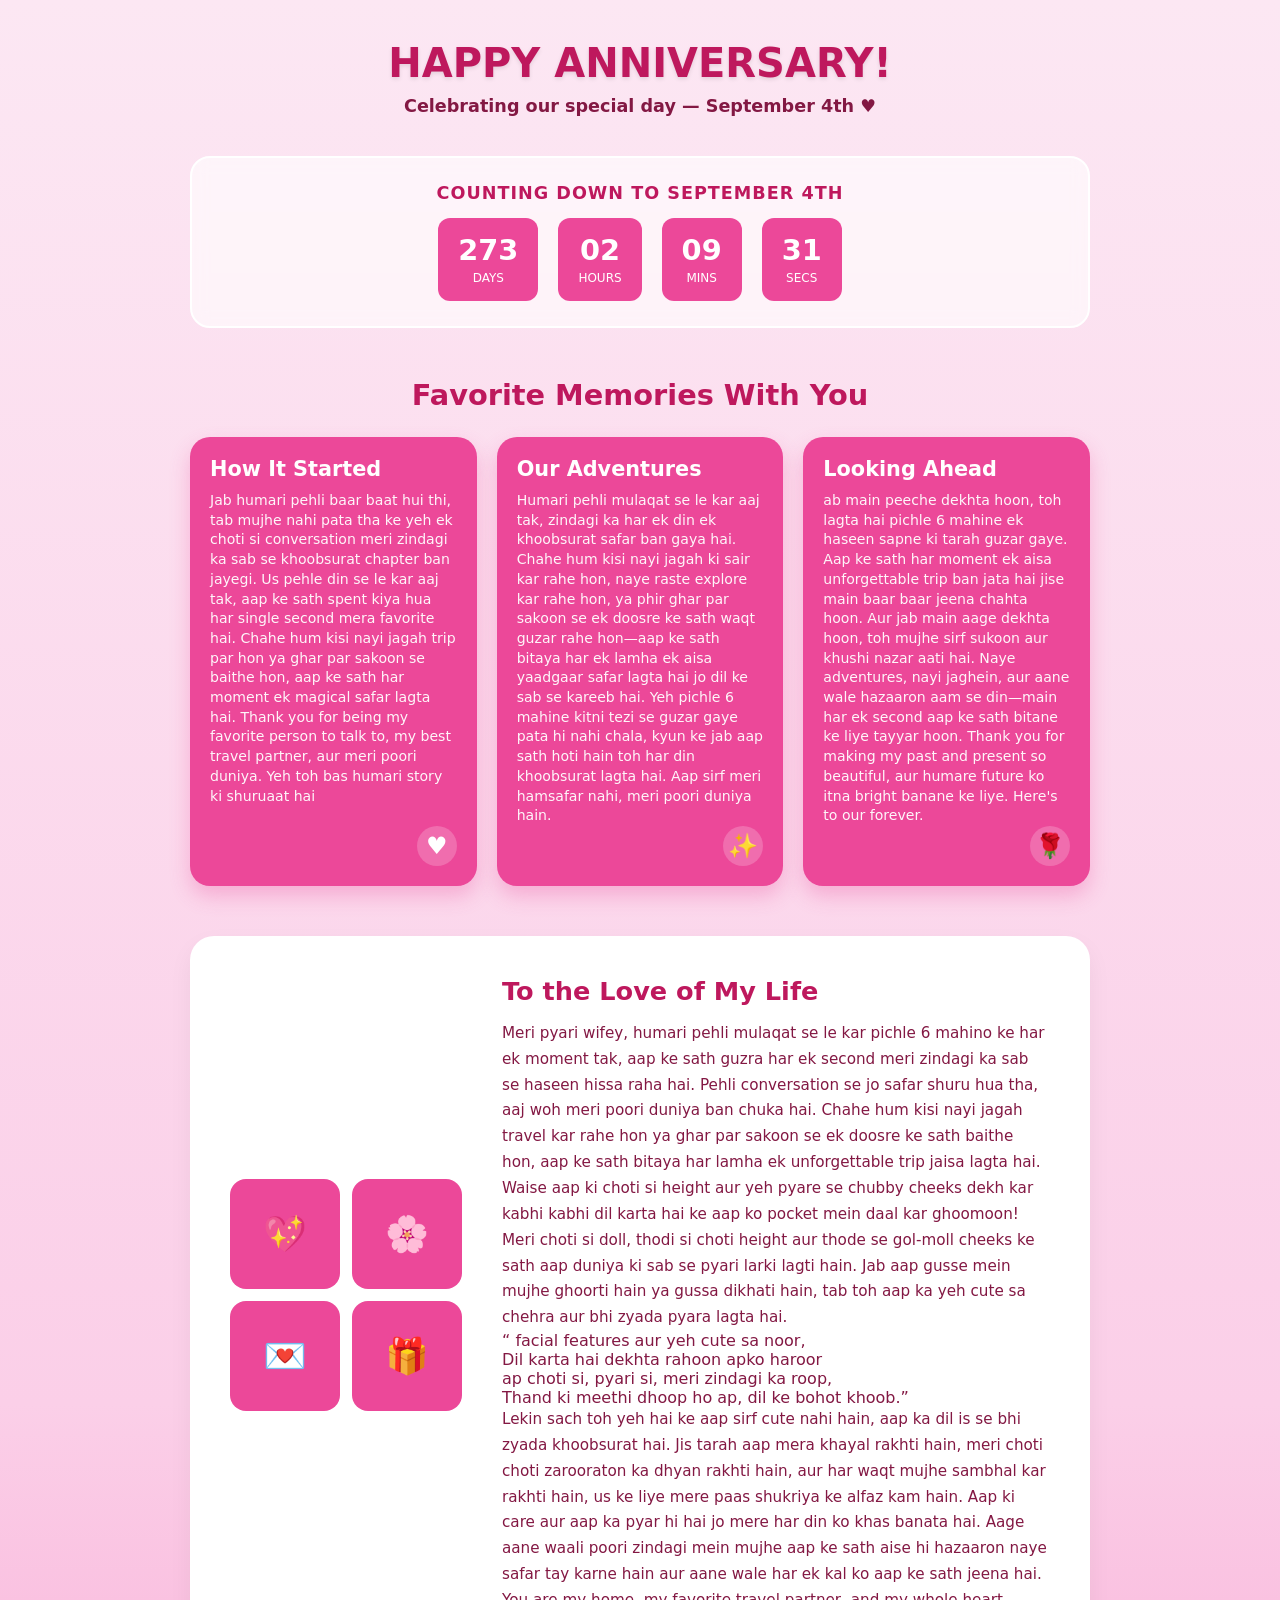
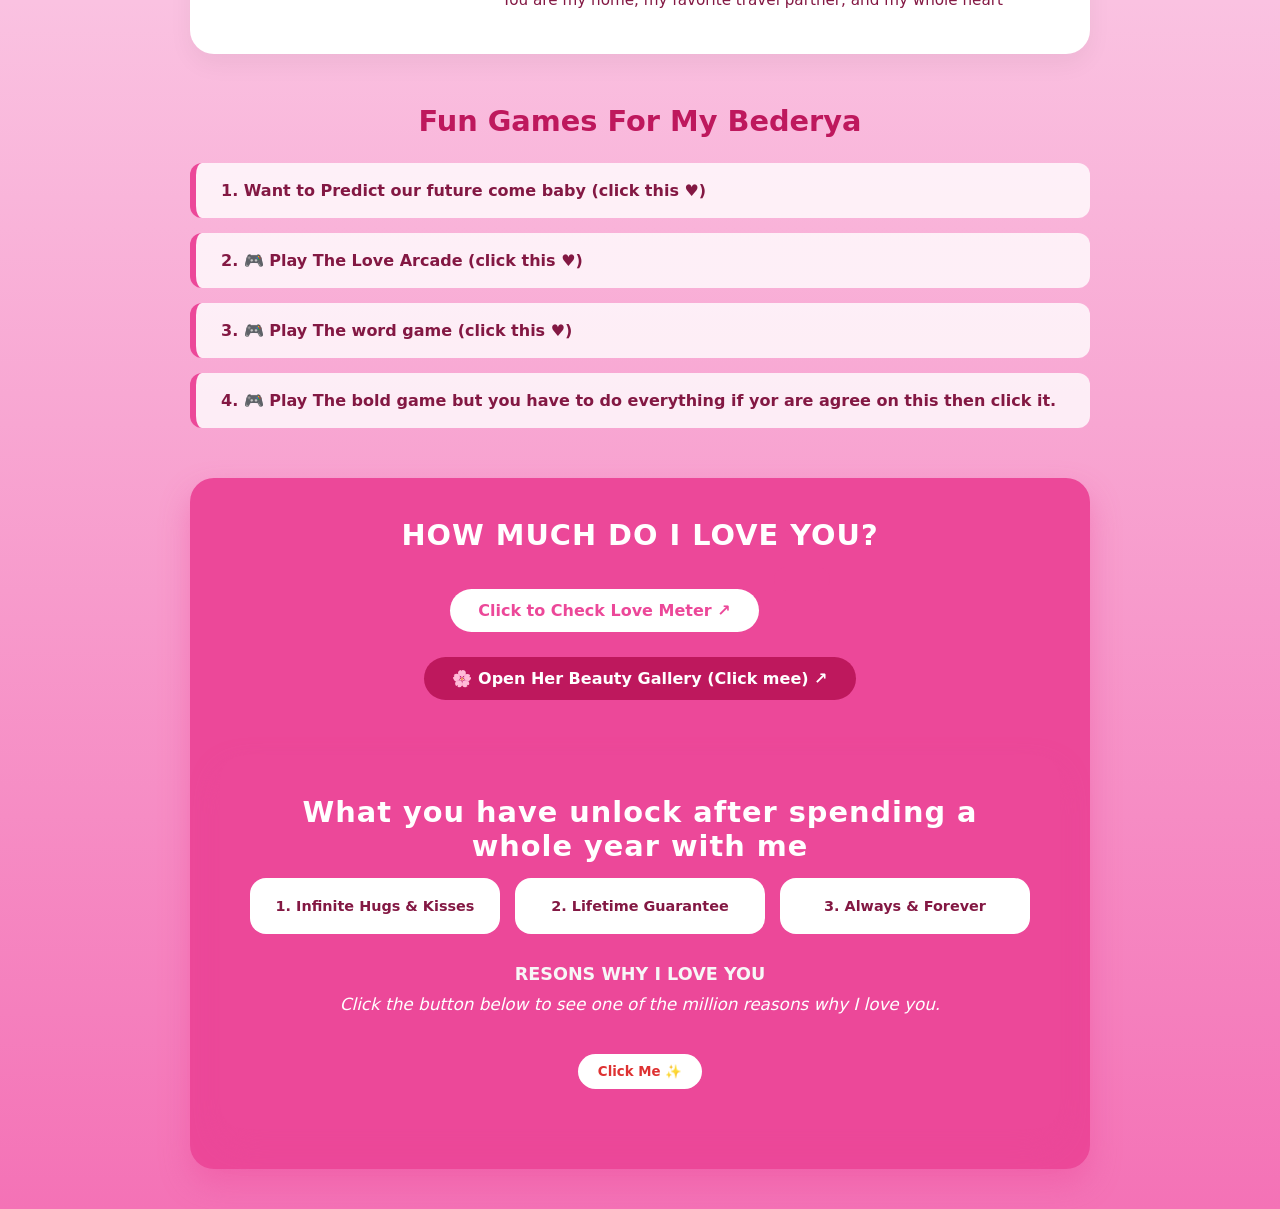
<file: index.html>
<!DOCTYPE html>
<html lang="en">
<head>
  <meta charset="UTF-8">
  <meta name="viewport" content="width=device-width, initial-scale=1.0">
  <title>Happy Anniversary, My Love! 💕</title>
  <style>
    /* Romantic Pink Palette */
    :root {
      --bg-gradient: linear-gradient(180deg, #fce7f3 0%, #fbcfe8 50%, #f472b6 100%);
      --card-bg: #ec4899;
      --card-overlay: rgba(219, 39, 119, 0.7);
      --pill-bg: #f472b6;
      --text-dark: #831843;
      --text-light: #ffffff;
      --accent-white: #ffffff;
    }

    * {
      box-sizing: border-box;
      margin: 0;
      padding: 0;
      font-family: 'Segoe UI', system-ui, -apple-system, sans-serif;
    }

    html {
      scroll-behavior: smooth;
    }

    body {
      background: var(--bg-gradient);
      color: var(--text-dark);
      padding: 40px 20px;
      display: flex;
      justify-content: center;
    }

    .container {
        max-width: 900px;
      width: 100%;
    }

    /* Header / Hero Section */
    .hero-top {
      text-align: center;
      margin-bottom: 40px;
    }

    .hero-title h1 {
      font-size: 2.5rem;
      text-transform: uppercase;
      font-weight: 800;
      color: #be185d;
      text-shadow: 0 2px 4px rgba(0,0,0,0.1);
      margin-bottom: 10px;
    }

    .hero-title p {
      font-size: 1.1rem;
      color: var(--text-dark);
      font-weight: 600;
    }

    /* Anniversary Countdown Timer */
    .timer-container {
      background: rgba(255, 255, 255, 0.6);
      backdrop-filter: blur(8px);
      border-radius: 20px;
      padding: 25px;
      text-align: center;
      margin-bottom: 40px;
      border: 2px solid white;
    }
    
.surprise-box h3 {
    font-size: 1.1rem;
    color: #f7f7f7;
    margin-bottom: 10px;
    margin-top: 30px;
}

#love-reason {
    font-size: 1.05rem;
    font-style: italic;
    min-height: 50px;
    transition: opacity 0.2s ease;
}

.pink-btn {
    background: #ffffff;
    color: rgb(222, 50, 50);
    padding: 10px 20px;
    border: none;
    border-radius: 20px;
    font-weight: 600;
    cursor: pointer;
    margin-top: 10px;
    transition: background 0.3s;
}

.pink-btn:hover {
    background: #9e4957;
}


    .timer-title {
      font-size: 1.1rem;
      font-weight: 700;
      color: #be185d;
      margin-bottom: 15px;
      text-transform: uppercase;
      letter-spacing: 1px;
    }

    .countdown {
      display: flex;
      justify-content: center;
      gap: 20px;
    }

    .time-box {
      background: var(--card-bg);
      color: white;
      padding: 15px 20px;
      border-radius: 12px;
      min-width: 75px;
    }

    .time-box span {
      display: block;
      font-size: 1.8rem;
      font-weight: 800;
    }
    .time-box label {
      font-size: 0.75rem;
      text-transform: uppercase;
    }

    /* Photo Grid Section */
    .section-header {
      text-align: center;
      font-size: 1.8rem;
      font-weight: 800;
      color: #be185d;
      margin: 50px 0 25px;
    }

    .card-grid {
      display: grid;
      grid-template-columns: repeat(3, 1fr);
      gap: 20px;
      margin-bottom: 50px;
    }

    .feature-card {
      background-color: var(--card-bg);
      border-radius: 20px;
      padding: 20px;
      color: white;
      min-height: 250px;
      display: flex;
      flex-direction: column;
      justify-content: space-between;
      box-shadow: 0 10px 20px rgba(236, 72, 153, 0.3);
      transition: transform 0.3s ease;
    }

    .feature-card:hover {
      transform: translateY(-8px);
    }

    .feature-card h3 {
      font-size: 1.3rem;
      margin-bottom: 10px;
    }

    .feature-card p {
      font-size: 0.88rem;
      line-height: 1.4;
      opacity: 0.95;
    }

    .card-heart {
      align-self: flex-end;
      font-size: 1.5rem;
      background: rgba(255, 255, 255, 0.2);
      width: 40px;
      height: 40px;
      border-radius: 50%;
      display: flex;
      align-items: center;
      justify-content: center;
    }

    /* Love Letter Showcase */
    .showcase {
      background: white;
      border-radius: 24px;
      padding: 40px;
      display: flex;
      align-items: center;
      gap: 40px;
      margin-bottom: 50px;
      box-shadow: 0 10px 25px rgba(0,0,0,0.05);
    }

    .image-stack {
      display: grid;
      grid-template-columns: repeat(2, 110px);
      gap: 12px;
      flex-shrink: 0;
    }

    .img-box {
      width: 110px;
      height: 110px;
      background: var(--card-bg);
      border-radius: 16px;
      display: flex;
      align-items: center;
      justify-content: center;
      color: white;
      font-size: 2.2rem;
    }

    .showcase-text h3 {
      font-size: 1.6rem;
      color: #be185d;
      margin-bottom: 15px;
    }

    .showcase-text p {
      font-size: 0.95rem;
      line-height: 1.7;
      color: var(--text-dark);
    }

    /* Reasons List */
    .reasons-container {
      display: flex;
      flex-direction: column;
      gap: 15px;
      margin-bottom: 50px;
    }

    .reason-box {
      background: rgba(255, 255, 255, 0.8);
      border-left: 6px solid var(--card-bg);
      padding: 18px 25px;
      border-radius: 12px;
      font-size: 1rem;
      font-weight: 600;
      color: var(--text-dark);
    }

    /* Interactive Love Meter / Bottom Block */
    .rules-card {
      background: var(--card-bg);
      border-radius: 24px;
      padding: 40px 30px;
      text-align: center;
      color: white;
      box-shadow: 0 15px 30px rgba(236, 72, 153, 0.4);
    }

    .rules-card h2 {
      font-size: 1.8rem;
      letter-spacing: 1px;
      margin-bottom: 15px;
    }

    .love-btn {
      background: white;
      color: var(--card-bg);
      padding: 12px 28px;
      border-radius: 25px;
      font-weight: bold;
      border: none;
      cursor: pointer;
      font-size: 1rem;
      transition: transform 0.2s;
      margin-bottom: 25px;
    }

    .love-btn:hover {
      transform: scale(1.05);
    }

    .rules-grid {
      display: grid;
      grid-template-columns: repeat(3, 1fr);
      gap: 15px;
    }

    .rule-box {
      background: white;
      color: var(--text-dark);
      padding: 20px;
      border-radius: 16px;
      font-size: 0.9rem;
      font-weight: 700;
      text-align: center;
    }

    /* Responsive Design */
    @media (max-width: 768px) {
      .card-grid, .rules-grid {
        grid-template-columns: 1fr;
      }
      .showcase {
        flex-direction: column;
        text-align: center;
      }
      .countdown {
        gap: 10px;
      }
      .time-box {
        min-width: 60px;
        padding: 10px;
      }
    }
  </style>
</head>
<body>

  <div class="container">
    
    <!-- Hero Header -->
    <div class="hero-top">
      <div class="hero-title">
        <h1>Happy Anniversary!</h1>
        <p>Celebrating our special day — September 4th ♥</p>
      </div>
    </div>

    <!-- Countdown Timer -->
    <div class="timer-container">
      <div class="timer-title" id="timer-label">Counting Down to September 4th</div>
      <div class="countdown">
        <div class="time-box"><span id="days">00</span><label>Days</label></div>
        <div class="time-box"><span id="hours">00</span><label>Hours</label></div>
        <div class="time-box"><span id="minutes">00</span><label>Mins</label></div>
        <div class="time-box"><span id="seconds">00</span><label>Secs</label></div>
      </div>
    </div>

    <!-- Memory Highlights Grid -->
    <h2 class="section-header">Favorite Memories With You</h2>
    <div class="card-grid">
      <div class="feature-card">
        <div>
          <h3>How It Started</h3>
          <p>Jab humari pehli baar baat hui thi, tab mujhe nahi pata tha ke yeh ek choti si conversation meri zindagi ka sab se khoobsurat chapter ban jayegi. Us pehle din se le kar aaj tak, aap ke sath spent kiya hua har single second mera favorite hai. Chahe hum kisi nayi jagah trip par hon ya ghar par sakoon se baithe hon, aap ke sath har moment ek magical safar lagta hai. Thank you for being my favorite person to talk to, my best travel partner, aur meri poori duniya. Yeh toh bas humari story ki shuruaat hai</p>
        </div>
        <div class="card-heart">♥</div>
      </div>

      <div class="feature-card">
        <div>
          <h3>Our Adventures</h3>
          <p>Humari pehli mulaqat se le kar aaj tak, zindagi ka har ek din ek khoobsurat safar ban gaya hai. Chahe hum kisi nayi jagah ki sair kar rahe hon, naye raste explore kar rahe hon, ya phir ghar par sakoon se ek doosre ke sath waqt guzar rahe hon—aap ke sath bitaya har ek lamha ek aisa yaadgaar safar lagta hai jo dil ke sab se kareeb hai. Yeh pichle 6 mahine kitni tezi se guzar gaye pata hi nahi chala, kyun ke jab aap sath hoti hain toh har din khoobsurat lagta hai. Aap sirf meri hamsafar nahi, meri poori duniya hain.</p>
        </div>
        <div class="card-heart">✨</div>
      </div>

      <div class="feature-card">
        <div>
          <h3>Looking Ahead</h3>
          <p>ab main peeche dekhta hoon, toh lagta hai pichle 6 mahine ek haseen sapne ki tarah guzar gaye. Aap ke sath har moment ek aisa unforgettable trip ban jata hai jise main baar baar jeena chahta hoon. Aur jab main aage dekhta hoon, toh mujhe sirf sukoon aur khushi nazar aati hai. Naye adventures, nayi jaghein, aur aane wale hazaaron aam se din—main har ek second aap ke sath bitane ke liye tayyar hoon. Thank you for making my past and present so beautiful, aur humare future ko itna bright banane ke liye. Here's to our forever.</p>
        </div>
        <div class="card-heart">🌹</div>
      </div>
    </div>

    <!-- Personal Love Letter Showcase -->
    <div class="showcase">
      <div class="image-stack">
        <div class="img-box">💖</div>
        <div class="img-box">🌸</div>
        <div class="img-box">💌</div>
        <div class="img-box">🎁</div>
      </div>
      <div class="showcase-text">
        <h3>To the Love of My Life</h3>
        <p>Meri pyari wifey, humari pehli mulaqat se le kar pichle 6 mahino ke har ek moment tak, aap ke sath guzra har ek second meri zindagi ka sab se haseen hissa raha hai. Pehli conversation se jo safar shuru hua tha, aaj woh meri poori duniya ban chuka hai. Chahe hum kisi nayi jagah travel kar rahe hon ya ghar par sakoon se ek doosre ke sath baithe hon, aap ke sath bitaya har lamha ek unforgettable trip jaisa lagta hai. Waise aap ki choti si height aur yeh pyare se chubby cheeks dekh kar kabhi kabhi dil karta hai ke aap ko pocket mein daal kar ghoomoon! Meri choti si doll, thodi si choti height aur thode se gol-moll cheeks ke sath aap duniya ki sab se pyari larki lagti hain. Jab aap gusse mein mujhe ghoorti hain ya gussa dikhati hain, tab toh aap ka yeh cute sa chehra aur bhi zyada pyara lagta hai.</p> 

<q>          facial features aur yeh cute sa noor, <br>
Dil karta hai dekhta rahoon apko haroor  <br>
ap choti si, pyari si, meri zindagi ka roop, <br>
Thand ki meethi dhoop ho ap, dil ke bohot khoob.</q>
<p>
Lekin sach toh yeh hai ke aap sirf cute nahi hain, aap ka dil is se bhi zyada khoobsurat hai. Jis tarah aap mera khayal rakhti hain, meri choti choti zarooraton ka dhyan rakhti hain, aur har waqt mujhe sambhal kar rakhti hain, us ke liye mere paas shukriya ke alfaz kam hain. Aap ki care aur aap ka pyar hi hai jo mere har din ko khas banata hai. Aage aane waali poori zindagi mein mujhe aap ke sath aise hi hazaaron naye safar tay karne hain aur aane wale har ek kal ko aap ke sath jeena hai. You are my home, my favorite travel partner, and my whole heart</p>
      </div>
    </div>

    <!-- 3 Things I Love About You -->
    <h2 class="section-header">Fun Games For My Bederya</h2>
    <div class="reasons-container">
      <a href="kid-game.html" style="text-decoration: none;">
       <div class="reason-box" >1. Want to Predict our future come baby (click this ♥)</div></a>
       <a  href="game.html" style="text-decoration: none;">
      <div class="reason-box">2. 🎮 Play The Love Arcade (click this ♥)</div></a>
       <a  href="world-game.html" style="text-decoration: none;">
      <div class="reason-box">3. 🎮 Play The word game (click this ♥)</div></a>
      <a  href="bold-game.html" style="text-decoration: none;">
      <div class="reason-box">4. 🎮 Play The bold game but you have to do everything if yor are agree on this then click it. </div>
      </a>
    </div>

    <!-- Interactive Love Section -->
     <!-- Interactive Love Section & Navigation -->
    <div class="rules-card">
      <h2>HOW MUCH DO I LOVE YOU?</h2>
      
      <!-- Existing Love Meter Button -->
      <button class="love-btn" onclick="showLoveMsg()">Click to Check Love Meter ↗</button>
      <p id="love-message" style="display:none; font-size: 1.2rem; margin-bottom: 25px; font-weight: bold;"></p>
      <a href="game.html" class="love-btn" style="display: inline-block; text-decoration: none; background: #ec4899; color: white; margin-left: 10px;">
  
</a>

      <!-- NEW GALLERY BUTTON -->
      <div style="margin-bottom: 30px;">
        <a href="gallery.html" class="love-btn" style="display: inline-block; text-decoration: none; background: #be185d; color: white;">
          🌸 Open Her Beauty Gallery (Click mee) ↗
        </a>
      </div>
<div class="rules-card">
      <h2>What you have unlock after spending a whole year with me</h2>
      <div class="rules-grid">
        <div class="rule-box">
          1. Infinite Hugs & Kisses
        </div>
        <div class="rule-box">
          2. Lifetime Guarantee
        </div>
        <div class="rule-box">
          3. Always & Forever
        </div>
        
      </div>
      <div class="surprise-box">
                <h3 class="some">RESONS WHY I LOVE YOU</h3>
                <p id="love-reason">Click the button below to see one of the million reasons why I love you.</p>
                <button class="btn pink-btn" onclick="generateReason()">Click Me ✨</button>
            </div>
    </div>
    
        </div>

  </div>

  <script>
    // September 4th Live Countdown Logic
    function updateCountdown() {
      const now = new Date();
      let targetYear = now.getFullYear();
      let targetDate = new Date(`September 4, ${targetYear} 00:00:00`);

      // If Sep 4 has passed this year, count down to next year
      if (now > targetDate) {
        targetDate = new Date(`September 4, ${targetYear + 1} 00:00:00`);
      }

      const diff = targetDate - now;

      const d = Math.floor(diff / (1000 * 60 * 60 * 24));
      const h = Math.floor((diff % (1000 * 60 * 60 * 24)) / (1000 * 60 * 60));
      const m = Math.floor((diff % (1000 * 60 * 60)) / (1000 * 60));
      const s = Math.floor((diff % (1000 * 60)) / 1000);

      document.getElementById('days').innerText = d < 10 ? '0' + d : d;
      document.getElementById('hours').innerText = h < 10 ? '0' + h : h;
      document.getElementById('minutes').innerText = m < 10 ? '0' + m : m;
      document.getElementById('seconds').innerText = s < 10 ? '0' + s : s;
    }

    setInterval(updateCountdown, 1000);
    updateCountdown();

    // Love Meter Click Action
    function showLoveMsg() {
      const msg = document.getElementById('love-message');
      msg.style.display = 'block';
      msg.innerText = "Error: Love Meter Overflowed! I love you 10,000,000% ♥";
    }
    
        const reasons = [
            "ap  ki wo 2 hassen ankhin jo mujha pyar main pagal kar datin hn.",
            "ap ka wo hass ka baat karna.",
            "ap ka ya naram or nazuk sa budan more and mutton.",
            "ap ka honton ki lakirain jo mara honton to apni taraf mmlatain hn.",
            "ap ki lamba aur curling ball",
            "ap ka mujha i love ypu bolna aur khamba bhi.",
            "ap ka mujha asa dakhna ka main bulkul ak ka hoon",
            "ap ka golo mulu gall",
            "ap ka cute and sexy dimple",
            "ap the naram lahzah",
            "ap ka pyra hona",
            "ap ka mara sath hona har waqt",
            "the high estrogen level ",
            "the cupcales also",
            "sharma bhi ap ka",
            "ap ko aur bhi suna na baby",
            "maara bacha or suna chata na",
            "hehehehheheheheheh",
            "ap itni pyri hn tareefain khatam hi nhi hotin",
            "ap ki ankhain bhi bohat pyri hnn",
            "soft bhi pillow ki tarha bohat jagah sa",
            "dill bhi bohat soft ha or externaly bhi",
            "you are the sexiest person on the plant earth",
            "you always make me hard ufffffff",
            "ap ki kamer bhi bohat soft haaaaaaa",
            "ummmmmmmmmmmmmmaaaaaaaahhhhhhhhh",
            "mara chubby baby ki belly bhii",
            "the wet good girl down there",
            " Aap ki pyaari si muskuraahat jo mera din bana deti hai.",
             "Jis tarah aap meri chhoti chhoti baaton ka khayal rakhti hain.",
             "Aap ki aankhen jo bina bole sab kuch keh deti hain.",
   "Jab aap gusse mein hoti hain tab bhi bohot cute lagti hain.",
   "Aap ka mere saath hamesha mukhles rehna.",
"Aap ki hansi jo mere har gham ko bhula deti hai.",
   "Jis tarah aap mujhe samajhti hain, koi aur nahi samajh sakta.",
   "Aap ki awaaz jo mere dil ko sukoon deti hai.",
   "Aap ka har baat par bacchon ki tarah zid karna.",
  " Jab aap mere liye care dikhati hain.",
  " Aap ki woh masoomiyat jo mujhe aap se aur pyar karne par majboor karti hai.",
  " Aap ka mere sath har haal mein khade rehna.",
  " Aap ki styling aur aap ka classy taste.",
  " Jab aap gussa hoke baithti hain aur phir khud hi maan jaati hain.",
  " Aap ke sath beeta hua har ek lamha bohot special hai.",
  " Aap ki batein jo kabhi khatam hi nahi hoti.",
  " Jis tarah aap mujhe ek behtar insaan banati hain.",
  " Aap ka mere har faislay par bharosa karna.",
  " Aap ki paak aur saaf niyat.",
  " Jab aap mujhe pyar se mera naam leti hain.",
  " Aap ki nadaniyan jo mujhe hamesha hasati hain.",
  " Aap ka mere khwabon ko apna samajhna.",
  " Aap ki khushboo jo mujhe aap ki yaad dilati hai.",
  " Jab aap mere sath hoti hain toh waqt ka pata hi nahi chalta.",
  " Aap ka mere bure waqt mein mera hath thame rakhna.",
  " Aap ki soft aur kind nature.",
  " Jab aap jealous hoti hain aur chhupati hain.",
  " Aap ka har dress mein bilkul pari jaisa lagna.",
  " Aap ki cute si baatein jo mere chehre par smile le aati hain.",
  " Aap ka meri life mein hona hi sab se badi blessing hai.",
  " Jab aap mujhe bina kahe samajh jaati hain.",
  " Aap ki respect aur tameez se baat karne ka andaz.",
  " Aap ka mere sath har Chhoti baari khushi share karna.",
  " Aap ki subah ki pehli message jo din haseen bana deti hai.",
  " Aap ka raat ko late tak mere liye jaagna.",
  " Aap ki positive vibe jo poore mahaul ko khushgawar bana deti hai.",
  " Jab aap meri baaton par khilkhila kar hans deti hain.",
  " Aap ka har rishte ko bohot ache se nibhana.",
  " Aap ki zulfon ka bikharna aur aap ka unhe sambhalna.",
  " Aap ka mere khayal rakhte hue mujhe daantna.",
  " Jis tarah aap mujhe hamesha priority deti hain.",
  " Aap ki cute si childish habits.",
  " Aap ka mere mood swing ko sehna aur handle karna.",
  " Aap ki baaton mein chupa hua behad pyar.",
  " Jab aap apne future ke dreams mere sath share karti hain.",
  " Aap ki honest advice jo hamesha sahi hoti hai.",
  " Aap ka bina wajah mujhe miss karna aur batana.",
  " Aap ki eyes ki sparkle jab aap khush hoti hain.",
  " Aap ka mujhe apna sab se acha dost samajhna.",
  " Jab aap mere liye koi pyaari si cheez karti hain.",
  " Aap ka har mushkil waqt mein sabar dikhana.",
  " Aap ki batein sun kar mera saara stress khatam ho jana.",
  " Aap ka mujhe support karna jab koi aur nahi karta.",
  " Aap ki pyari si tareefen jo mera confidence badhati hain.",
  " Jab aap mere sath walking ya long drive par hoti hain.",
  " Aap ka har situation mein calm rehne ki koshish karna.",
  " Aap ki sharmili si muskuraahat.",
  " Aap ka mujhe roz naye tarike se pyar karna.",
  " Aap ki pyari si nazren jo mere dil ko chhu jaati hain.",
  " Jab aap meri favorite cheezon ka khayal rakhti hain.",
  " Aap ka mujhe samjhana jab main udaas hota hoon.",
  " Aap ki har adaa jo doosron se alag aur pyari hai.",
  " Aap ka mujhe apna hero samajhna.",
  " Aap ki innocence jo aaj kal ke zamane mein rare hai.",
  " Jab aap mujhe secretly dekhti hain aur phir nazren chura leti hain.",
  " Aap ka har choti cheez par 'Thank you' aur 'Sorry' kehna.",
  " Aap ki baaton mein chhupi hui gehrai.",
  " Aap ka mere alawa kisi aur ko yeh jagah na dena.",
  " Jab aap mujhse mashwara leti hain har baat mein.",
  " Aap ki loyalty jo mere liye sab se keemti hai.",
  " Aap ka mere sath cooking ya koi activity karna.",
  " Aap ki smile jo kisi bhi bure din ko acha bana sakti hai.",
  " Jab aap mujhse pyar se ruth jaati hain.",
  " Aap ki simplicity aur natural beauty.",
  " Aap ka mere gusse ko pyaarse thanda karna.",
  " Aap ki mature baatein jo mujhe impress karti hain.",
  " Jab aap mujhse apne sare secrets share karti hain.",
  " Aap ka har festive occasion par bohot pyaari lagna.",
  "Aap ki softness jo mere dil ko pighla deti hai.",
  " Aap ka mere liye dua karna.",
  " Jab aap mujhe protection aur warmth feel karwati hain.",
  " Aap ki batein jo mere zehn mein din bhar chalti hain.",
  " Aap ka hamesha mere sath loyal aur sachi rehna.",
  " Aap ki cute si hand gestures jab aap baatein karti hain.",
  " Jab aap mujhe kehti hain ke aap sirf meri hain.",
  " Aap ka har surprise ko bohot khushi se accept karna.",
  " Aap ki presence jo mere poore wajood ko complete karti hai.",
  "Aap ka mere sath hona hi meri sab se badi jeet hai.",
  " Kyunki aap se zyada pyaara aur koi ho hi nahi sakta.",
  " Kyunki main aap se kal se zyada aur kal aane wale din se kam pyar karta hoon!"

        ];

        function generateReason() {
            const randomIndex = Math.floor(Math.random() * reasons.length);
            const reasonElement = document.getElementById('love-reason');
            
            // Add a quick fade effect
            reasonElement.style.opacity = 0;
            setTimeout(() => {
                reasonElement.innerText = reasons[randomIndex];
                reasonElement.style.opacity = 1;
            }, 200);
        }
  </script>
</body>
</html>
</file>
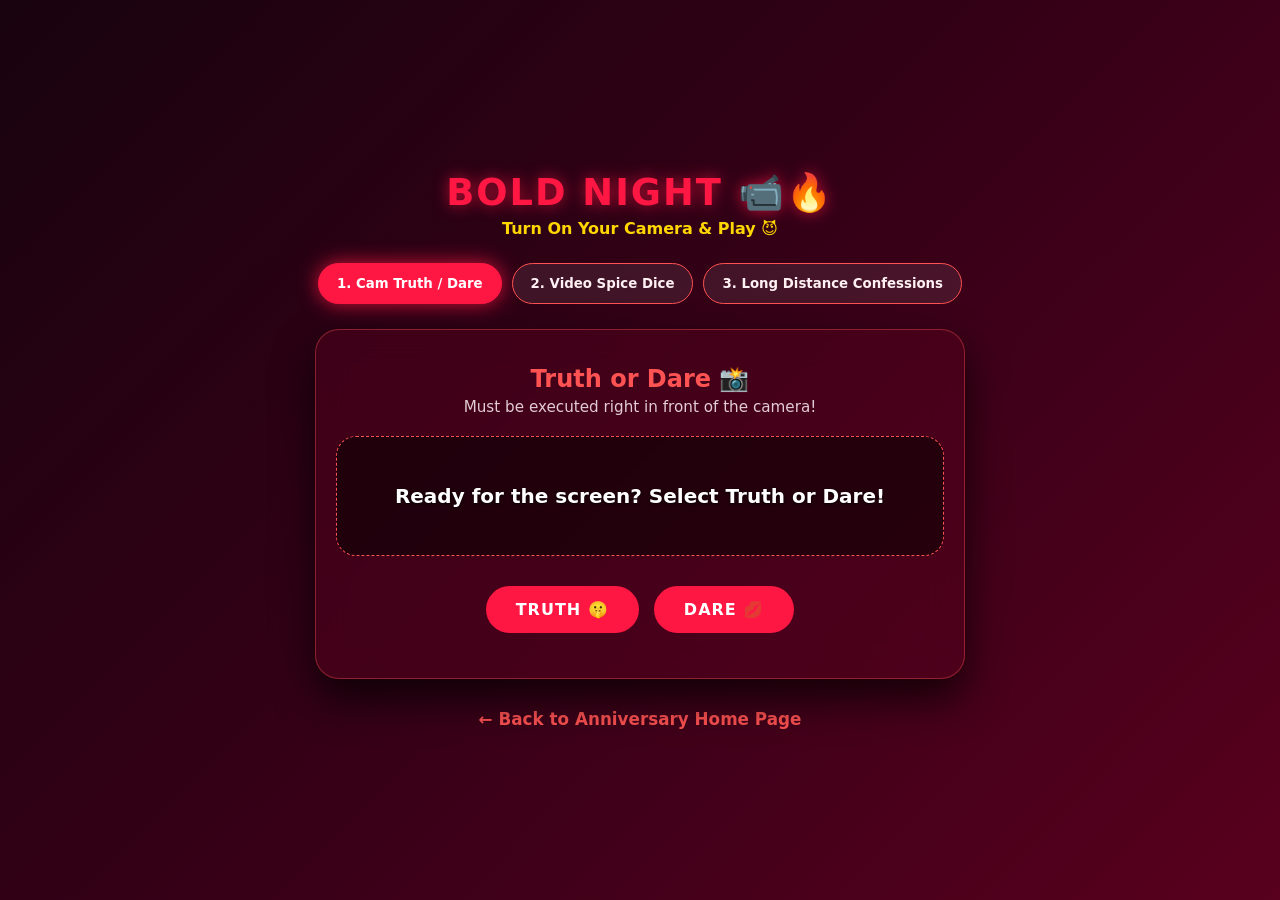
<file: bold-game.html>
<!DOCTYPE html>
<html lang="en">
<head>
  <meta charset="UTF-8">
  <meta name="viewport" content="width=device-width, initial-scale=1.0">
  <title>Long Distance Bold Night 🔥📹</title>
  <style>
    :root {
      --bg-gradient: linear-gradient(135deg, #18030e 0%, #360017 50%, #58001d 100%);
      --card-bg: rgba(88, 0, 29, 0.45);
      --accent-red: #ff1744;
      --text-light: #fff0f3;
      --border-glow: #ff5252;
      --gold-accent: #ffd700;
    }

    * {
      box-sizing: border-box;
      margin: 0;
      padding: 0;
      font-family: 'Segoe UI', system-ui, -apple-system, sans-serif;
    }

    body {
      background: var(--bg-gradient);
      color: var(--text-light);
      padding: 30px 15px;
      display: flex;
      justify-content: center;
      min-height: 100vh;
      align-items: center;
    }

    .container {
      max-width: 650px;
      width: 100%;
      text-align: center;
    }

    h1 {
      font-size: 2.3rem;
      color: var(--accent-red);
      margin-bottom: 5px;
      text-transform: uppercase;
      letter-spacing: 2px;
      text-shadow: 0 0 15px rgba(255, 23, 68, 0.7);
    }

    .subtitle {
      font-size: 1rem;
      margin-bottom: 25px;
      color: var(--gold-accent);
      font-weight: 600;
    }

    /* Navigation Tabs */
    .tab-buttons {
      display: flex;
      justify-content: center;
      gap: 10px;
      margin-bottom: 25px;
    }

    .tab-btn {
      background: rgba(255, 255, 255, 0.08);
      color: var(--text-light);
      border: 1px solid var(--border-glow);
      padding: 12px 18px;
      border-radius: 25px;
      font-weight: bold;
      cursor: pointer;
      backdrop-filter: blur(8px);
      transition: all 0.3s;
    }

    .tab-btn.active {
      background: var(--accent-red);
      color: white;
      box-shadow: 0 0 20px rgba(255, 23, 68, 0.8);
      border-color: var(--accent-red);
    }

    /* Game Panels */
    .game-panel {
      display: none;
      background: var(--card-bg);
      backdrop-filter: blur(16px);
      border-radius: 24px;
      padding: 35px 20px;
      border: 1px solid rgba(255, 82, 82, 0.4);
      box-shadow: 0 20px 40px rgba(0,0,0,0.7);
    }

    .game-panel.active {
      display: block;
    }

    .action-btn {
      background: var(--accent-red);
      color: white;
      border: none;
      padding: 14px 30px;
      border-radius: 30px;
      font-weight: bold;
      margin: 10px 5px;
      cursor: pointer;
      font-size: 1rem;
      transition: transform 0.2s, box-shadow 0.2s;
      text-transform: uppercase;
      letter-spacing: 1px;
    }

    .action-btn:hover {
      transform: scale(1.05);
      box-shadow: 0 0 20px var(--accent-red);
    }

    /* Challenge Display Box */
    .challenge-box {
      background: rgba(0, 0, 0, 0.5);
      border: 1px dashed var(--border-glow);
      padding: 30px 20px;
      border-radius: 20px;
      margin: 20px 0;
      font-size: 1.25rem;
      font-weight: 600;
      line-height: 1.6;
      min-height: 120px;
      display: flex;
      align-items: center;
      justify-content: center;
      color: #ffffff;
      text-shadow: 0 1px 3px rgba(0,0,0,0.8);
    }

    /* Dice Box */
    .dice-display {
      font-size: 4.5rem;
      margin: 10px 0;
      text-shadow: 0 0 15px rgba(255, 215, 0, 0.5);
    }

    .home-link {
      display: inline-block;
      margin-top: 30px;
      color: var(--border-glow);
      text-decoration: none;
      font-weight: bold;
      font-size: 1.05rem;
    }
  </style>
</head>
<body>

  <div class="container">
    <h1>Bold Night 📹🔥</h1>
    <p class="subtitle">Turn On Your Camera & Play 😈</p>

    <div class="tab-buttons">
      <button class="tab-btn active" onclick="switchTab(0)">1. Cam Truth / Dare</button>
      <button class="tab-btn" onclick="switchTab(1)">2. Video Spice Dice</button>
      <button class="tab-btn" onclick="switchTab(2)">3. Long Distance Confessions</button>
    </div>

    <div class="game-panel active">
      <h2 style="color: var(--border-glow);">Truth or Dare 📸</h2>
      <p style="font-size: 0.95rem; opacity: 0.85; margin-top: 5px;">Must be executed right in front of the camera!</p>

      <div id="td-display" class="challenge-box">Ready for the screen? Select Truth or Dare!</div>

      <div>
        <button class="action-btn" onclick="getTruth()">Truth 🤫</button>
        <button class="action-btn" onclick="getDare()">Dare 💋</button>
      </div>
    </div>

    <div class="game-panel">
      <h2 style="color: var(--border-glow);"> Spice Dice 🎲</h2>
      <p style="font-size: 0.95rem; opacity: 0.85; margin-top: 5px;">Roll the die to unlock an escalating video challenge!</p>

      <div id="dice-icon" class="dice-display">🎲</div>
      <div id="dice-display" class="challenge-box">Roll the dice to see what your camera gets to see!</div>

      <button class="action-btn" onclick="rollDice()">Roll The Dice 🔥</button>
    </div>

    <div class="game-panel">
      <h2 style="color: var(--border-glow);">Uncut Video Confessions</h2>
      <p style="font-size: 0.95rem; opacity: 0.85; margin-top: 5px;">If you HAVE done it, look straight into the camera and confess! 🥂</p>

      <div id="nhie-display" class="challenge-box">Click below to reveal a confession prompt!</div>

      <button class="action-btn" onclick="getNHIE()">Next Statement ➔</button>
    </div>

    <a href="index.html" class="home-link">← Back to Anniversary Home Page</a>
  </div>

  <script>
    /* Tab Switcher */
    function switchTab(index) {
      const tabs = document.querySelectorAll('.tab-btn');
      const panels = document.querySelectorAll('.game-panel');
      tabs.forEach((tab, i) => {
        tab.classList.toggle('active', i === index);
        panels[i].classList.toggle('active', i === index);
      });
    }

    /* GAME 1: CAM TRUTH OR DARE DATA */
    const truths = [
      "What is the wild fantasy about me that crosses your mind when you watch me on video calls?",
      "Which specific outfit or look that I've worn on camera turned you on the most?",
      "If I were in your room right now instead of on this screen, what is the FIRST thing you would do to me?",
      "What is a secret seductive thought you had about me today before we called?",
      "What part of my face or body do you stare at the most when we are on video call?",
      "Have you ever re-watched my videos or photos at night when you missed my touch?",
      "What is one dirty thing you want me to do to you the exact second we meet in person?"
    ];

    const dares = [
      "Bring your face super close to the lens, look directly into my eyes for 15 seconds, and blow me a slow, passionate kiss.",
      "Bring the mic right up to your lips and whisper your filthiest desire for me in a low, breathy voice.",
      "Show me your best seductive walk on camera coming toward the phone/laptop.",
      "Bite your lower lip softly, stare into the camera, and tell me: 'I'm all yours tonight.'",
      "Adjust your camera angle to show off your favorite outfit feature and do a slow 360 turn for me.",
      "Unbutton or adjust your top/shirt on camera while keeping eye contact with me for 10 seconds.",
      "Close your eyes on camera and describe in explicit detail how you would kiss me right now if I were there and the face is expected in this case.",
      "Tell me about the places you want me to lick, bite with lip without anyboundries and anything "
    ];

    function getTruth() {
      const random = truths[Math.floor(Math.random() * truths.length)];
      document.getElementById('td-display').innerHTML = "<span style='color:#ffd700'>TRUTH:</span> " + random;
    }

    function getDare() {
      const random = dares[Math.floor(Math.random() * dares.length)];
      document.getElementById('td-display').innerHTML = "<span style='color:#ff1744'>DARE:</span> " + random;
    }

    /* GAME 2: VIDEO SPICE DICE DATA */
    const diceChallenges = [
      { level: 1, icon: "⚀", text: "1 : Put your hand on the screen over where my face is and tell me one thing you adore about me." },
      { level: 2, icon: "⚁", text: "2 : moan like you are having an intanse intercourse with me and you are losing your mind." },
      { level: 3, icon: "⚂", text: "3 :  whisper and send a voice note of a wild fantasy into the mic so I can only hear your voice." },
      { level: 4, icon: "⚃", text: "4 : Angle the camera to show your collarbone or waist, hold it for 20 seconds, and tease me." },
      { level: 5, icon: "⚄", text: "5 : Look directly into the camera lens with your most passionate expression for 30 seconds without laughing or breaking contact." },
      { level: 6, icon: "⚅", text: "6 : You get to command 1 bold pose, camera angle, or outfit adjustment from your partner right now!" }
    ];

    function rollDice() {
      const randomObj = diceChallenges[Math.floor(Math.random() * diceChallenges.length)];
      document.getElementById('dice-icon').innerText = randomObj.icon;
      document.getElementById('dice-display').innerText = randomObj.text;
    }

    /* GAME 3: UNCUT VIDEO CONFESSIONS DATA */
    const nhieStatements = [
      "Never have I ever taken a spicy selfie or video intended just for you.",
      "Never have I ever kissed the phone screen while looking at your picture.",
      "Never have I ever wished we could turn off the cameras and just meet right now.",
      "Never have I ever gotten completely distracted by your looks while we were talking about something serious.",
      "Never have I ever imagined a super romantic and wild hotel night with you while on a video call.",
      "Never have I ever felt my heart race just from hearing your voice drop low on call.",
      "Never have I ever held back a super bold statement on call because I was too shy."
    ];

    function getNHIE() {
      const random = nhieStatements[Math.floor(Math.random() * nhieStatements.length)];
      document.getElementById('nhie-display').innerText = random;
    }
  </script>
</body>
</html>
</file>
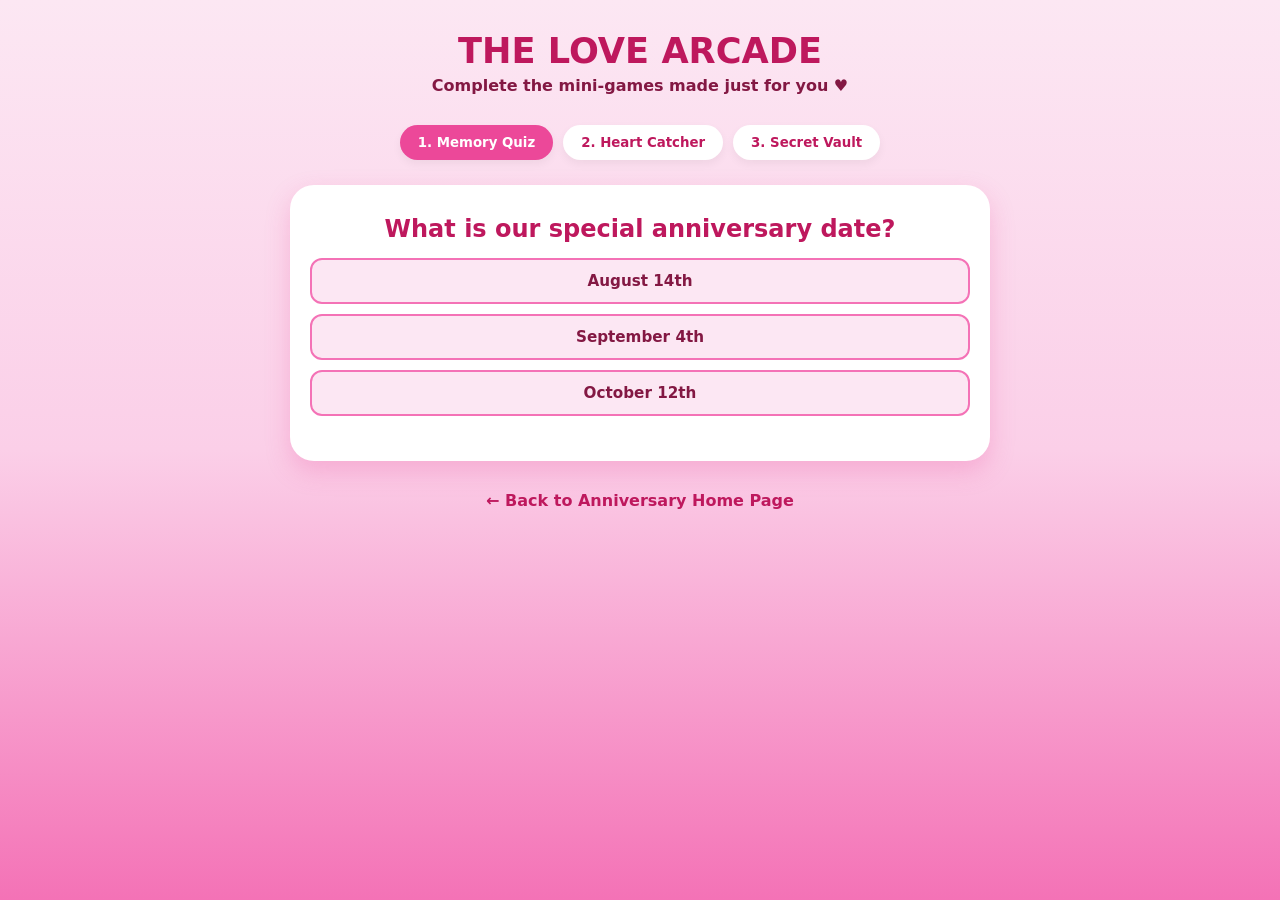
<file: game.html>
<!DOCTYPE html>
<html lang="en">
<head>
  <meta charset="UTF-8">
  <meta name="viewport" content="width=device-width, initial-scale=1.0">
  <title>The Love Arcade 💕</title>
  <style>
    :root {
      --bg-gradient: linear-gradient(180deg, #fce7f3 0%, #fbcfe8 50%, #f472b6 100%);
      --card-bg: #ec4899;
      --text-dark: #831843;
      --accent-pink: #be185d;
    }

    * {
      box-sizing: border-box;
      margin: 0;
      padding: 0;
      font-family: 'Segoe UI', system-ui, -apple-system, sans-serif;
    }

    body {
      background: var(--bg-gradient);
      color: var(--text-dark);
      padding: 30px 15px;
      display: flex;
      justify-content: center;
      min-height: 100vh;
    }

    .container {
      max-width: 700px;
      width: 100%;
      text-align: center;
    }

    h1 {
      font-size: 2.2rem;
      color: var(--accent-pink);
      margin-bottom: 5px;
      text-transform: uppercase;
    }

    .subtitle {
      font-size: 1rem;
      margin-bottom: 30px;
      font-weight: 600;
    }

    /* Tabs */
    .tab-buttons {
      display: flex;
      justify-content: center;
      gap: 10px;
      margin-bottom: 25px;
    }

    .tab-btn {
      background: white;
      color: var(--accent-pink);
      border: none;
      padding: 10px 18px;
      border-radius: 20px;
      font-weight: bold;
      cursor: pointer;
      box-shadow: 0 4px 10px rgba(0,0,0,0.05);
      transition: all 0.2s;
    }

    .tab-btn.active {
      background: var(--card-bg);
      color: white;
    }

    /* Game Panels */
    .game-panel {
      display: none;
      background: white;
      border-radius: 24px;
      padding: 30px 20px;
      box-shadow: 0 10px 25px rgba(236, 72, 153, 0.25);
    }

    .game-panel.active {
      display: block;
    }

    /* Quiz Game */
    .quiz-option {
      display: block;
      width: 100%;
      background: #fce7f3;
      color: var(--text-dark);
      border: 2px solid #f472b6;
      padding: 12px;
      margin: 10px 0;
      border-radius: 12px;
      font-weight: bold;
      cursor: pointer;
      font-size: 0.95rem;
      transition: background 0.2s;
    }

    .quiz-option:hover {
      background: #fbcfe8;
    }

    /* Heart Catcher Game Canvas */
    #game-canvas {
      background: #fff0f6;
      border-radius: 16px;
      border: 2px solid var(--card-bg);
      touch-action: none;
      max-width: 100%;
    }

    .action-btn {
      background: var(--card-bg);
      color: white;
      border: none;
      padding: 10px 24px;
      border-radius: 20px;
      font-weight: bold;
      margin-top: 15px;
      cursor: pointer;
      font-size: 0.95rem;
    }

    /* Lock Game */
    .code-input {
      width: 160px;
      font-size: 1.5rem;
      text-align: center;
      padding: 8px;
      border-radius: 12px;
      border: 2px solid var(--card-bg);
      margin: 15px 0;
      letter-spacing: 4px;
    }

    .nav-link {
      display: inline-block;
      margin-top: 30px;
      color: var(--accent-pink);
      text-decoration: none;
      font-weight: bold;
    }
  </style>
</head>
<body>

  <div class="container">
    <h1>The Love Arcade</h1>
    <p class="subtitle">Complete the mini-games made just for you ♥</p>

    <!-- Navigation Tabs -->
    <div class="tab-buttons">
      <button class="tab-btn active" onclick="switchGame(0)">1. Memory Quiz</button>
      <button class="tab-btn" onclick="switchGame(1)">2. Heart Catcher</button>
      <button class="tab-btn" onclick="switchGame(2)">3. Secret Vault</button>
    </div>

    <!-- GAME 1: QUIZ -->
    <div class="game-panel active">
      <h2 style="color: var(--accent-pink); margin-bottom: 15px;" id="quiz-question">Question 1</h2>
      <div id="quiz-options"></div>
      <p id="quiz-feedback" style="margin-top: 15px; font-weight: bold;"></p>
    </div>

    <!-- GAME 2: HEART CATCHER -->
    <div class="game-panel">
      <h2 style="color: var(--accent-pink); margin-bottom: 10px;">Catch My Love!</h2>
      <p style="font-size: 0.85rem; margin-bottom: 10px;">Move your mouse or slide your finger to catch falling hearts.</p>
      <canvas id="game-canvas" width="320" height="350"></canvas>
      <div>
        <button class="action-btn" onclick="startGame()">Start Game</button>
      </div>
    </div>

    <!-- GAME 3: SECRET VAULT -->
    <div class="game-panel">
      <h2 style="color: var(--accent-pink); margin-bottom: 10px;">Unlock My Heart</h2>
      <p style="font-size: 0.9rem;">Enter our anniversary date (MMDD or DDMM) to open the secret message!</p>
      <input type="text" id="passcode" class="code-input" placeholder="0904" maxlength="4">
      <br>
      <button class="action-btn" onclick="unlockSecret()">Unlock</button>
      <div id="secret-message" style="display:none; margin-top: 20px; font-weight: bold; color: var(--accent-pink); line-height: 1.6;">
        🎉 You unlocked it! <br> "No matter what passcode locking my heart, it will always belong to you. Happy Anniversary on September 4th!"
      </div>
    </div>

    <a href="index.html" class="nav-link">← Back to Anniversary Home Page</a>
  </div>

  <script>
    /* Tab Switcher Logic */
    function switchGame(index) {
      const tabs = document.querySelectorAll('.tab-btn');
      const panels = document.querySelectorAll('.game-panel');
      tabs.forEach((tab, i) => {
        tab.classList.toggle('active', i === index);
        panels[i].classList.toggle('active', i === index);
      });
    }

    /* GAME 1: QUIZ LOGIC */
    const questions = [
      {
        q: "What is our special anniversary date?",
        options: ["August 14th", "September 4th", "October 12th"],
        answer: 1
      },
      {
        q: "How much do I love you?",
        options: ["A lot", "To the moon & back", "More than words can ever say"],
        answer: 2
      },
      {
        q: "What is my absolute favorite thing about you?",
        options: ["Your beautiful smile", "Your sweet heart", "Literally everything"],
        answer: 2
      }
    ];

    let currentQ = 0;
    function loadQuiz() {
      const q = questions[currentQ];
      document.getElementById('quiz-question').innerText = q.q;
      const optionsContainer = document.getElementById('quiz-options');
      optionsContainer.innerHTML = '';
      q.options.forEach((opt, index) => {
        const btn = document.createElement('button');
        btn.className = 'quiz-option';
        btn.innerText = opt;
        btn.onclick = () => selectAnswer(index);
        optionsContainer.appendChild(btn);
      });
    }

    function selectAnswer(index) {
      const feedback = document.getElementById('quiz-feedback');
      if (index === questions[currentQ].answer) {
        feedback.innerText = "Correct! ❤️";
        feedback.style.color = "green";
        setTimeout(() => {
          currentQ++;
          if (currentQ < questions.length) {
            loadQuiz();
            feedback.innerText = "";
          } else {
            document.getElementById('quiz-question').innerText = "Quiz Completed! 🏆";
            document.getElementById('quiz-options').innerHTML = "<p>You know us so well! You win all my love!</p>";
            feedback.innerText = "";
          }
        }, 1000);
      } else {
        feedback.innerText = "Try again, my love! 😘";
        feedback.style.color = "red";
      }
    }
    loadQuiz();

    /* GAME 2: CATCHER LOGIC */
    const canvas = document.getElementById('game-canvas');
    const ctx = canvas.getContext('2d');
    let basket = { x: 130, width: 60, height: 15 };
    let hearts = [];
    let score = 0;
    let gameInterval;
    let isRunning = false;

    function startGame() {
      if (isRunning) return;
      score = 0;
      hearts = [];
      isRunning = true;
      gameInterval = setInterval(updateGame, 20);
      setTimeout(endGame, 15000); // 15 seconds run time
    }

    function updateGame() {
      ctx.clearRect(0, 0, canvas.width, canvas.height);

      // Draw Basket
      ctx.fillStyle = '#ec4899';
      ctx.fillRect(basket.x, canvas.height - 20, basket.width, basket.height);

      // Spawn Hearts
      if (Math.random() < 0.05) {
        hearts.push({ x: Math.random() * (canvas.width - 20), y: 0, speed: 2 + Math.random() * 3 });
      }

      // Draw & Move Hearts
      ctx.fillStyle = '#be185d';
      ctx.font = '16px serif';
      hearts.forEach((h, i) => {
        h.y += h.speed;
        ctx.fillText('♥', h.x, h.y);

        // Collision check
        if (h.y >= canvas.height - 20 && h.x >= basket.x && h.x <= basket.x + basket.width) {
          score++;
          hearts.splice(i, 1);
        }
      });

      // Score Display
      ctx.fillStyle = '#831843';
      ctx.font = 'bold 14px sans-serif';
      ctx.fillText("Hearts Caught: " + score, 10, 20);
    }

    function endGame() {
      clearInterval(gameInterval);
      isRunning = false;
      ctx.clearRect(0, 0, canvas.width, canvas.height);
      ctx.fillStyle = '#be185d';
      ctx.font = 'bold 18px sans-serif';
      ctx.textAlign = 'center';
      ctx.fillText("Time's Up!", canvas.width / 2, 160);
      ctx.fillText("You caught " + score + " hearts! 💕", canvas.width / 2, 190);
      ctx.textAlign = 'left';
    }

    // Controls
    canvas.addEventListener('mousemove', (e) => {
      const rect = canvas.getBoundingClientRect();
      basket.x = e.clientX - rect.left - basket.width / 2;
    });
    canvas.addEventListener('touchmove', (e) => {
      const rect = canvas.getBoundingClientRect();
      basket.x = e.touches[0].clientX - rect.left - basket.width / 2;
    });

    /* GAME 3: LOCK LOGIC */
    function unlockSecret() {
      const val = document.getElementById('passcode').value.trim();
      // Accepts 0904 or 0409
      if (val === "0904" || val === "0409" || val === "904" || val === "409") {
        document.getElementById('secret-message').style.display = 'block';
      } else {
        alert("Incorrect code! Hint: It's our anniversary date (Sep 4th) 🤫");
      }
    }
  </script>
</body>
</html>
</file>
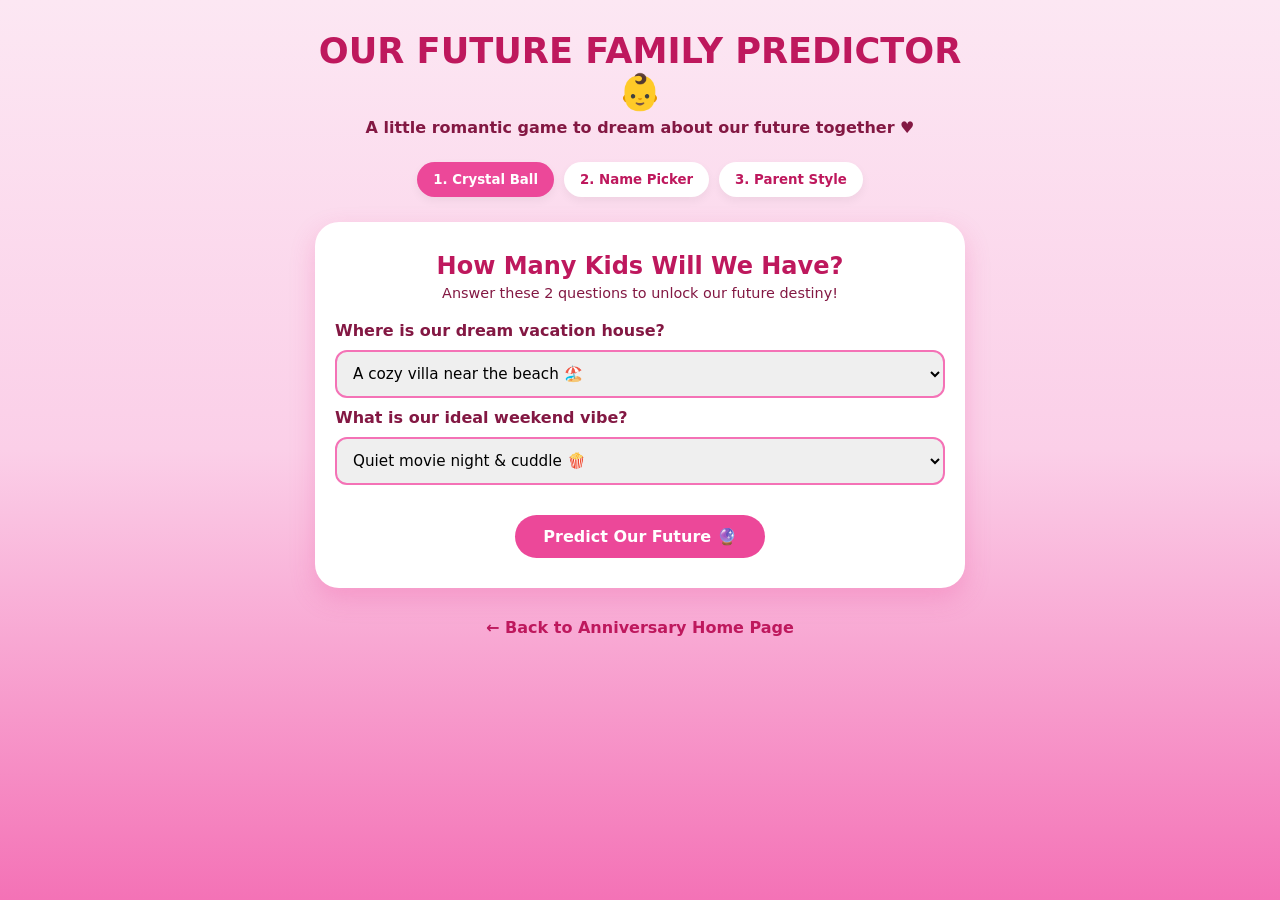
<file: kid-game.html>
<!DOCTYPE html>
<html lang="en">
<head>
  <meta charset="UTF-8">
  <meta name="viewport" content="width=device-width, initial-scale=1.0">
  <title>Our Future Family Game 💕</title>
  <style>
    :root {
      --bg-gradient: linear-gradient(180deg, #fce7f3 0%, #fbcfe8 50%, #f472b6 100%);
      --card-bg: #ec4899;
      --text-dark: #831843;
      --accent-pink: #be185d;
    }

    * {
      box-sizing: border-box;
      margin: 0;
      padding: 0;
      font-family: 'Segoe UI', system-ui, -apple-system, sans-serif;
    }

    body {
      background: var(--bg-gradient);
      color: var(--text-dark);
      padding: 30px 15px;
      display: flex;
      justify-content: center;
      min-height: 100vh;
    }

    .container {
      max-width: 650px;
      width: 100%;
      text-align: center;
    }

    h1 {
      font-size: 2.2rem;
      color: var(--accent-pink);
      margin-bottom: 5px;
      text-transform: uppercase;
    }

    .subtitle {
      font-size: 1rem;
      margin-bottom: 25px;
      font-weight: 600;
    }

    /* Tab Buttons */
    .tab-buttons {
      display: flex;
      justify-content: center;
      gap: 10px;
      margin-bottom: 25px;
    }

    .tab-btn {
      background: white;
      color: var(--accent-pink);
      border: none;
      padding: 10px 16px;
      border-radius: 20px;
      font-weight: bold;
      cursor: pointer;
      box-shadow: 0 4px 10px rgba(0,0,0,0.05);
      transition: all 0.2s;
    }

    .tab-btn.active {
      background: var(--card-bg);
      color: white;
    }

    /* Game Card Panels */
    .game-panel {
      display: none;
      background: white;
      border-radius: 24px;
      padding: 30px 20px;
      box-shadow: 0 10px 25px rgba(236, 72, 153, 0.25);
    }

    .game-panel.active {
      display: block;
    }

    .action-btn {
      background: var(--card-bg);
      color: white;
      border: none;
      padding: 12px 28px;
      border-radius: 25px;
      font-weight: bold;
      margin-top: 20px;
      cursor: pointer;
      font-size: 1rem;
      transition: transform 0.2s;
    }

    .action-btn:hover {
      transform: scale(1.05);
    }

    /* Inputs & Selects */
    select, input {
      width: 100%;
      padding: 12px;
      margin: 10px 0;
      border-radius: 12px;
      border: 2px solid #f472b6;
      font-size: 0.95rem;
      outline: none;
    }

    .result-box {
      margin-top: 25px;
      padding: 20px;
      background: #fce7f3;
      border-radius: 16px;
      border: 2px dashed var(--card-bg);
      display: none;
    }

    .result-number {
      font-size: 3rem;
      font-weight: 800;
      color: var(--accent-pink);
      margin: 10px 0;
    }

    .home-link {
      display: inline-block;
      margin-top: 30px;
      color: var(--accent-pink);
      text-decoration: none;
      font-weight: bold;
    }
  </style>
</head>
<body>

  <div class="container">
    <h1>Our Future Family Predictor 👶</h1>
    <p class="subtitle">A little romantic game to dream about our future together ♥</p>

    <div class="tab-buttons">
      <button class="tab-btn active" onclick="switchTab(0)">1. Crystal Ball</button>
      <button class="tab-btn" onclick="switchTab(1)">2. Name Picker</button>
      <button class="tab-btn" onclick="switchTab(2)">3. Parent Style</button>
    </div>

    <div class="game-panel active">
      <h2 style="color: var(--accent-pink);">How Many Kids Will We Have?</h2>
      <p style="font-size: 0.9rem; margin-top: 5px;">Answer these 2 questions to unlock our future destiny!</p>

      <div style="text-align: left; margin-top: 20px;">
        <label style="font-weight: bold;">Where is our dream vacation house?</label>
        <select id="q1">
          <option value="1">A cozy villa near the beach 🏖️</option>
          <option value="2">A beautiful cottage in the mountains 🏔️</option>
          <option value="3">A big modern house in the city 🏙️</option>
        </select>

        <label style="font-weight: bold;">What is our ideal weekend vibe?</label>
        <select id="q2">
          <option value="1">Quiet movie night & cuddle 🍿</option>
          <option value="2">Road trip & outdoor picnic 🚗</option>
          <option value="3">Big family dinner with lots of noise 🍕</option>
        </select>
      </div>

      <button class="action-btn" onclick="predictKids()">Predict Our Future 🔮</button>

      <div id="prediction-result" class="result-box">
        <div style="font-size: 1.1rem; font-weight: bold;">The Destiny Says We Will Have:</div>
        <div class="result-number" id="kids-count">0</div>
        <p id="kids-desc" style="font-weight: 600; line-height: 1.5;"></p>
      </div>
    </div>

    <div class="game-panel">
      <h2 style="color: var(--accent-pink);">Baby Name Generator 💕</h2>
      <p style="font-size: 0.9rem; margin-top: 5px;">Click below to pick a cute future name idea for us!</p>

      <button class="action-btn" onclick="generateName()">Generate Cute Name ✨</button>

      <div id="name-result" class="result-box">
        <p style="font-weight: bold; color: var(--accent-pink);">Future Baby Name Idea:</p>
        <div id="generated-name" style="font-size: 1.8rem; font-weight: bold; margin: 10px 0;">—</div>
        <p id="name-meaning" style="font-style: italic;"></p>
      </div>
    </div>

    <div class="game-panel">
      <h2 style="color: var(--accent-pink);">Who Will Be The Strict Parent?</h2>
      <p style="font-size: 0.9rem; margin-top: 5px;">Choose who is more likely to do each action!</p>

      <div style="text-align: left; margin-top: 15px;">
        <label style="font-weight: bold;">Who will buy them way too many toys?</label>
        <select id="p1">
          <option>Aap (Fizah jaan)</option>
          <option>Me (Zaid All your)</option>
        </select>

        <label style="font-weight: bold;">Who will let them eat ice cream before dinner?</label>
        <select id="p2">
          <option>Aap (Fizah jaan)</option>
          <option>Me (Zaid All your)</option>
        </select>
      </div>

      <button class="action-btn" onclick="checkParentStyle()">Reveal Our Roles 🎭</button>

      <div id="parent-result" class="result-box">
        <p id="parent-text" style="font-weight: bold; line-height: 1.6;"></p>
      </div>
    </div>

    <a href="index.html" class="home-link">← Back to Anniversary Home Page</a>
  </div>

  <script>
    /* Tab Switcher */
    function switchTab(index) {
      const tabs = document.querySelectorAll('.tab-btn');
      const panels = document.querySelectorAll('.game-panel');
      tabs.forEach((tab, i) => {
        tab.classList.toggle('active', i === index);
        panels[i].classList.toggle('active', i === index);
      });
    }

    /* Game 1: Predict Kids */
    function predictKids() {
      const v1 = parseInt(document.getElementById('q1').value);
      const v2 = parseInt(document.getElementById('q2').value);
      const total = v1 + v2;

      let count = 2;
      let desc = "";

      if (total <= 2) {
        count = 2;
        desc = "A perfect pair! One boy & one girl to keep our world complete and full of love! 👦👧";
      } else if (total <= 4) {
        count = 3;
        desc = "A cheerful trio! Our house will be filled with endless laughter, games, and happiness! 👶👦👧";
      } else {
        count = 4;
        desc = "A big happy team! We will need a bigger car because our love is multiplying! 👨‍👩‍👧‍👦";
      }

      document.getElementById('kids-count').innerText = count + " Kids!";
      document.getElementById('kids-desc').innerText = desc;
      document.getElementById('prediction-result').style.display = 'block';
    }

    /* Game 2: Name Generator */
    const names = [
      { name: "Ayla / Ayan", meaning: "Moonlight & Blessing ✨" },
      { name: "Zoya / Zain", meaning: "Loving & Graceful 🌸" },
      { name: "Inaya / Rayan", meaning: "Gift of God & Paradise 🌟" },
      { name: "Mirha / Mikael", meaning: "Light of Allah & Angel 👼" },
      { name: "Aria / Arham", meaning: "Noble & Compassionate 💕" }
    ];

    function generateName() {
      const random = names[Math.floor(Math.random() * names.length)];
      document.getElementById('generated-name').innerText = random.name;
      document.getElementById('name-meaning').innerText = "Meaning: " + random.meaning;
      document.getElementById('name-result').style.display = 'block';
    }

    /* Game 3: Parent Style */
    function checkParentStyle() {
      const p1 = document.getElementById('p1').value;
      const p2 = document.getElementById('p2').value;

      document.getElementById('parent-text').innerHTML = 
        `Verdict: <b>${p1}</b> is going to spoil our children with love, and <b>${p2}</b> is going to be the fun best-friend parent! Together we'll be the best team ever! ❤️`;
      document.getElementById('parent-result').style.display = 'block';
    }
  </script>
</body>
</html>
</file>
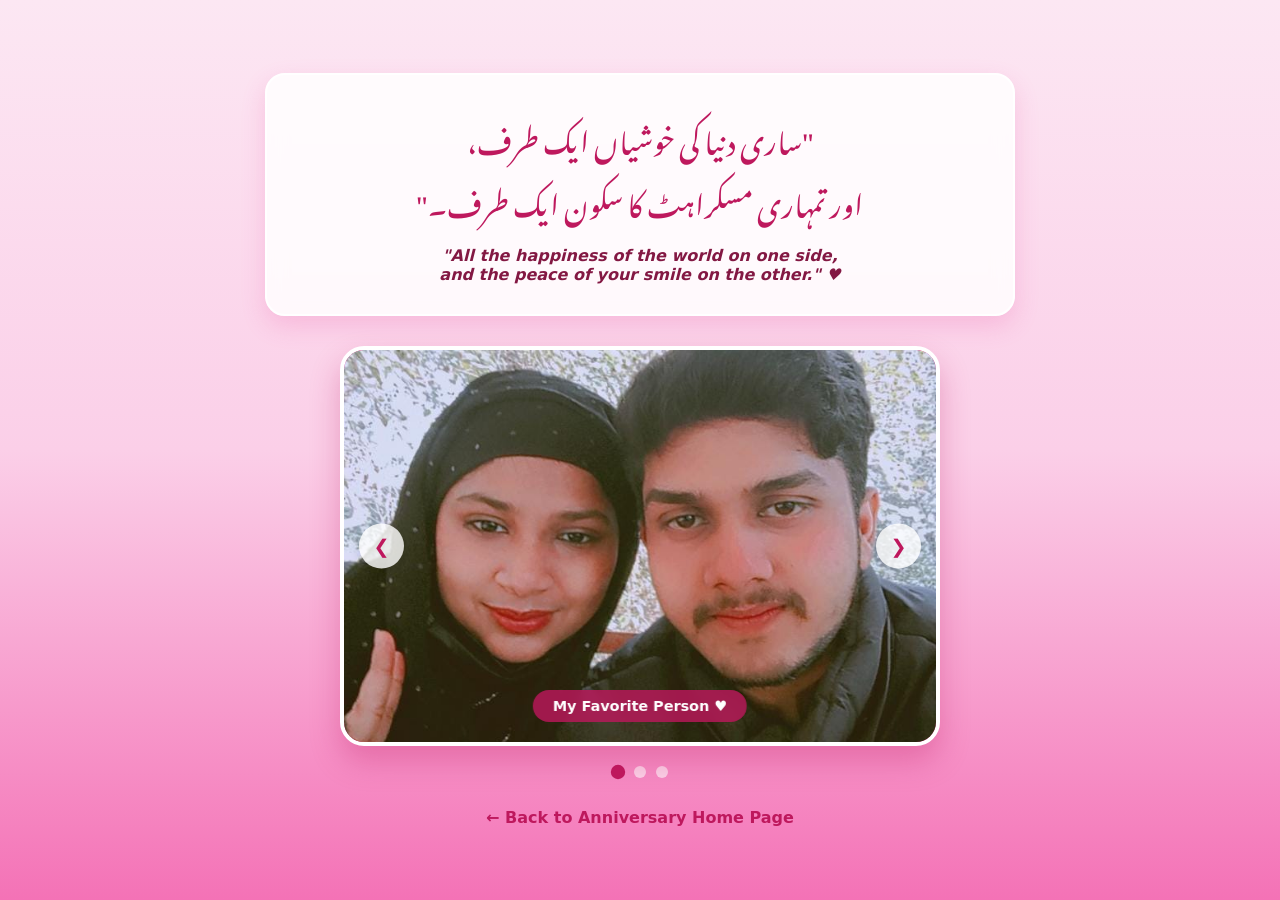
<file: slider.html>
<!DOCTYPE html>
<html lang="ur">
<head>
  <meta charset="UTF-8">
  <meta name="viewport" content="width=device-width, initial-scale=1.0">
  <title>Our Memories & Love 💕</title>
  <style>
    @import url('https://fonts.googleapis.com/css2?family=Noto+Nastaliq+Urdu:wght@400;700&display=swap');

    :root {
      --bg-gradient: linear-gradient(180deg, #fce7f3 0%, #fbcfe8 50%, #f472b6 100%);
      --card-bg: #ec4899;
      --text-dark: #831843;
      --accent-pink: #be185d;
    }

    * {
      box-sizing: border-box;
      margin: 0;
      padding: 0;
      font-family: 'Segoe UI', system-ui, -apple-system, sans-serif;
    }

    body {
      background: var(--bg-gradient);
      color: var(--text-dark);
      padding: 40px 15px;
      display: flex;
      justify-content: center;
      align-items: center;
      min-height: 100vh;
    }

    .container {
      max-width: 750px;
      width: 100%;
      text-align: center;
    }

    /* Cute Quote Box */
    .quote-card {
      background: rgba(255, 255, 255, 0.85);
      backdrop-filter: blur(10px);
      border-radius: 20px;
      padding: 30px 20px;
      margin-bottom: 30px;
      border: 2px solid white;
      box-shadow: 0 10px 25px rgba(236, 72, 153, 0.2);
    }

    .urdu-quote {
      font-family: 'Noto Nastaliq Urdu', serif;
      font-size: 1.8rem;
      line-height: 2.2;
      color: #be185d;
      margin-bottom: 15px;
      direction: rtl;
    }

    .english-translation {
      font-size: 1rem;
      color: var(--text-dark);
      font-style: italic;
      font-weight: 600;
    }

    /* Photo Slider Frame */
    .slider-container {
      position: relative;
      max-width: 600px;
      height: 400px;
      margin: 0 auto;
      border-radius: 24px;
      overflow: hidden;
      box-shadow: 0 15px 30px rgba(190, 24, 93, 0.3);
      border: 4px solid white;
      background: var(--card-bg);
    }

    .slide {
      position: absolute;
      top: 0;
      left: 0;
      width: 100%;
      height: 100%;
      opacity: 0;
      transition: opacity 0.8s ease-in-out;
    }

    .slide.active {
      opacity: 1;
    }

    .slide img {
      width: 100%;
      height: 100%;
      object-fit: cover;
    }

    /* Overlay Badge */
    .slide-caption {
      position: absolute;
      bottom: 20px;
      left: 50%;
      transform: translateX(-50%);
      background: rgba(190, 24, 93, 0.8);
      color: white;
      padding: 8px 20px;
      border-radius: 20px;
      font-size: 0.9rem;
      font-weight: 600;
      backdrop-filter: blur(4px);
    }

    /* Slider Buttons */
    .nav-btn {
      position: absolute;
      top: 50%;
      transform: translateY(-50%);
      background: rgba(255, 255, 255, 0.8);
      color: var(--accent-pink);
      border: none;
      width: 45px;
      height: 45px;
      border-radius: 50%;
      font-size: 1.2rem;
      font-weight: bold;
      cursor: pointer;
      box-shadow: 0 4px 10px rgba(0,0,0,0.15);
      transition: all 0.2s;
      z-index: 10;
    }

    .nav-btn:hover {
      background: white;
      transform: translateY(-50%) scale(1.1);
    }

    .prev-btn { left: 15px; }
    .next-btn { right: 15px; }

    /* Dots Indicator */
    .dots-container {
      display: flex;
      justify-content: center;
      gap: 10px;
      margin-top: 20px;
    }

    .dot {
      width: 12px;
      height: 12px;
      background: rgba(255, 255, 255, 0.6);
      border-radius: 50%;
      cursor: pointer;
      transition: background 0.3s;
    }

    .dot.active {
      background: var(--accent-pink);
      transform: scale(1.2);
    }

    .home-link {
      display: inline-block;
      margin-top: 30px;
      color: var(--accent-pink);
      text-decoration: none;
      font-weight: bold;
    }
  </style>
</head>
<body>

  <div class="container">
    
    <!-- Cutest Urdu Quote Section -->
    <div class="quote-card">
      <div class="urdu-quote">
        "ساری دنیا کی خوشیاں ایک طرف،<br>اور تمہاری مسکراہٹ کا سکون ایک طرف۔"
      </div>
      <div class="english-translation">
        "All the happiness of the world on one side,<br>and the peace of your smile on the other." ♥
      </div>
    </div>

    <!-- Couple Photo Slider -->
    <div class="slider-container">
      <button class="nav-btn prev-btn" onclick="moveSlide(-1)">❮</button>
      <button class="nav-btn next-btn" onclick="moveSlide(1)">❯</button>

      <!-- SLIDE 1 (Replace image src with your photo) -->
      <div class="slide active">
        <img src="C1.jpg" alt="Couple Memory 1">
        <div class="slide-caption">My Favorite Person ♥</div>
      </div>

      <!-- SLIDE 2 -->
      <div class="slide">
        <img src="C3.png" alt="Couple Memory 2">
        <div class="slide-caption">Every Moment With You ✨</div>
      </div>

      <!-- SLIDE 3 -->
      <div class="slide">
        <img src="C2.jpg" alt="Couple Memory 3">
        <div class="slide-caption">Forever & Always 🌹</div>
      </div>
    </div>

    <!-- Dots -->
    <div class="dots-container">
      <span class="dot active" onclick="setSlide(0)"></span>
      <span class="dot" onclick="setSlide(1)"></span>
      <span class="dot" onclick="setSlide(2)"></span>
    </div>

    <a href="index.html" class="home-link">← Back to Anniversary Home Page</a>
  </div>

  <script>
    let currentIndex = 0;
    const slides = document.querySelectorAll('.slide');
    const dots = document.querySelectorAll('.dot');

    function showSlide(index) {
      if (index >= slides.length) currentIndex = 0;
      else if (index < 0) currentIndex = slides.length - 1;
      else currentIndex = index;

      slides.forEach((slide, i) => {
        slide.classList.toggle('active', i === currentIndex);
        dots[i].classList.toggle('active', i === currentIndex);
      });
    }

    function moveSlide(step) {
      showSlide(currentIndex + step);
    }

    function setSlide(index) {
      showSlide(index);
    }

    // Auto-advance slider every 4 seconds
    setInterval(() => {
      moveSlide(1);
    }, 4000);
  </script>
</body>
</html>
</file>
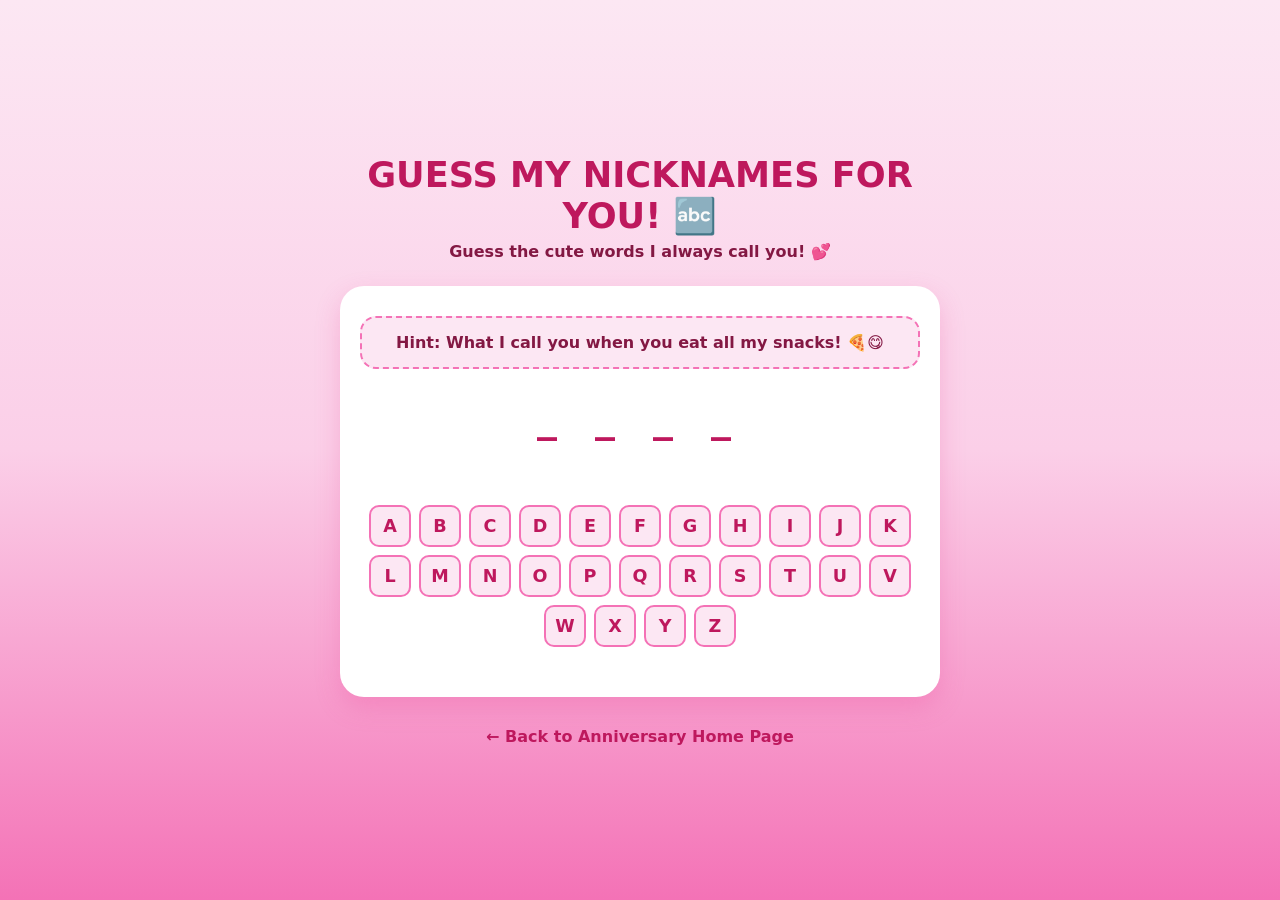
<file: world-game.html>
<!DOCTYPE html>
<html lang="en">
<head>
  <meta charset="UTF-8">
  <meta name="viewport" content="width=device-width, initial-scale=1.0">
  <title>Guess My Nicknames For You! 💕</title>
  <style>
    :root {
      --bg-gradient: linear-gradient(180deg, #fce7f3 0%, #fbcfe8 50%, #f472b6 100%);
      --card-bg: #ec4899;
      --text-dark: #831843;
      --accent-pink: #be185d;
    }

    * {
      box-sizing: border-box;
      margin: 0;
      padding: 0;
      font-family: 'Segoe UI', system-ui, -apple-system, sans-serif;
    }

    body {
      background: var(--bg-gradient);
      color: var(--text-dark);
      padding: 30px 15px;
      display: flex;
      justify-content: center;
      min-height: 100vh;
      align-items: center;
    }

    .container {
      max-width: 600px;
      width: 100%;
      text-align: center;
    }

    h1 {
      font-size: 2.2rem;
      color: var(--accent-pink);
      margin-bottom: 5px;
      text-transform: uppercase;
    }

    .subtitle {
      font-size: 1rem;
      margin-bottom: 25px;
      font-weight: 600;
    }

    .game-card {
      background: white;
      border-radius: 24px;
      padding: 30px 20px;
      box-shadow: 0 10px 25px rgba(236, 72, 153, 0.25);
    }

    .word-display {
      font-size: 2.5rem;
      font-weight: 800;
      letter-spacing: 12px;
      color: var(--accent-pink);
      margin: 20px 0;
    }

    .hint-box {
      background: #fce7f3;
      border: 2px dashed #f472b6;
      padding: 15px;
      border-radius: 16px;
      font-weight: 600;
      color: var(--text-dark);
      margin-bottom: 25px;
    }

    .keyboard {
      display: flex;
      flex-wrap: wrap;
      gap: 8px;
      justify-content: center;
      margin-bottom: 20px;
    }

    .key-btn {
      background: #fce7f3;
      color: var(--accent-pink);
      border: 2px solid #f472b6;
      width: 42px;
      height: 42px;
      border-radius: 10px;
      font-weight: bold;
      font-size: 1.1rem;
      cursor: pointer;
      text-transform: uppercase;
      transition: all 0.2s;
    }

    .key-btn:hover {
      background: var(--card-bg);
      color: white;
    }

    .key-btn.disabled {
      background: #e2e8f0;
      border-color: #cbd5e1;
      color: #94a3b8;
      cursor: not-allowed;
    }

    .status-msg {
      font-size: 1.2rem;
      font-weight: bold;
      min-height: 30px;
      margin-bottom: 15px;
    }

    .action-btn {
      background: var(--card-bg);
      color: white;
      border: none;
      padding: 12px 28px;
      border-radius: 25px;
      font-weight: bold;
      cursor: pointer;
      font-size: 1rem;
      display: none;
      margin: 0 auto;
    }

    .home-link {
      display: inline-block;
      margin-top: 30px;
      color: var(--accent-pink);
      text-decoration: none;
      font-weight: bold;
    }
  </style>
</head>
<body>

  <div class="container">
    <h1>Guess My Nicknames For You! 🔤</h1>
    <p class="subtitle">Guess the cute words I always call you! 💕</p>

    <div class="game-card">
      <div id="hint" class="hint-box">Hint: Loading...</div>
      
      <div id="word" class="word-display">_ _ _ _</div>

      <div id="status" class="status-msg"></div>

      <div id="keyboard" class="keyboard"></div>

      <button id="next-btn" class="action-btn" onclick="nextWord()">Next Word ➔</button>
    </div>

    <a href="index.html" class="home-link">← Back to Anniversary Home Page</a>
  </div>

  <script>
    const wordList = [
      { word: "MOTI", hint: "Hint: What I call you when you eat all my snacks! 🍕😋" },
      { word: "BONI", hint: "Hint: A super cute nickname reserved only for you! 🌸" },
      { word: "CUTIE", hint: "Hint: Because you are the most adorable girl in the world! 💖" },
      { word: "CHOTI", hint: "Hint: What I call you because of your cute height! 📏🤭" }
    ];

    let currentIdx = 0;
    let guessedLetters = [];
    let mistakes = 0;
    const maxMistakes = 6;

    function initGame() {
      guessedLetters = [];
      mistakes = 0;
      document.getElementById('status').innerText = "";
      document.getElementById('status').style.color = "var(--accent-pink)";
      document.getElementById('next-btn').style.display = 'none';

      const currentObj = wordList[currentIdx];
      document.getElementById('hint').innerText = currentObj.hint;

      updateWordDisplay();
      createKeyboard();
    }

    function updateWordDisplay() {
      const currentWord = wordList[currentIdx].word;
      let display = "";
      let isComplete = true;

      for (let char of currentWord) {
        if (guessedLetters.includes(char)) {
          display += char + " ";
        } else {
          display += "_ ";
          isComplete = false;
        }
      }

      document.getElementById('word').innerText = display.trim();

      if (isComplete) {
        document.getElementById('status').innerText = "🎉 Yay! You guessed it right!";
        document.getElementById('status').style.color = "green";
        disableAllKeys();
        document.getElementById('next-btn').style.display = 'block';
      }
    }

    function createKeyboard() {
      const kb = document.getElementById('keyboard');
      kb.innerHTML = "";
      const alphabet = "ABCDEFGHIJKLMNOPQRSTUVWXYZ";

      for (let letter of alphabet) {
        const btn = document.createElement('button');
        btn.className = 'key-btn';
        btn.innerText = letter;
        btn.onclick = () => handleGuess(letter, btn);
        kb.appendChild(btn);
      }
    }

    function handleGuess(letter, btn) {
      btn.classList.add('disabled');
      btn.disabled = true;

      const currentWord = wordList[currentIdx].word;

      if (currentWord.includes(letter)) {
        guessedLetters.push(letter);
        updateWordDisplay();
      } else {
        mistakes++;
        if (mistakes >= maxMistakes) {
          document.getElementById('status').innerText = "Oops! The word was: " + currentWord;
          document.getElementById('status').style.color = "red";
          disableAllKeys();
          document.getElementById('next-btn').style.display = 'block';
        } else {
          document.getElementById('status').innerText = `Wrong guess! (${mistakes}/${maxMistakes} tries)`;
        }
      }
    }

    function disableAllKeys() {
      const keys = document.querySelectorAll('.key-btn');
      keys.forEach(k => {
        k.disabled = true;
        k.classList.add('disabled');
      });
    }

    function nextWord() {
      currentIdx++;
      if (currentIdx < wordList.length) {
        initGame();
      } else {
        document.getElementById('hint').innerText = "🏆 Game Completed!";
        document.getElementById('word').innerText = "I LOVE YOU! ❤️";
        document.getElementById('keyboard').innerHTML = "";
        document.getElementById('status').innerText = "You know all my secret nicknames for you!";
        document.getElementById('next-btn').style.display = 'none';
      }
    }

    initGame();
  </script>
</body>
</html>
</file>
